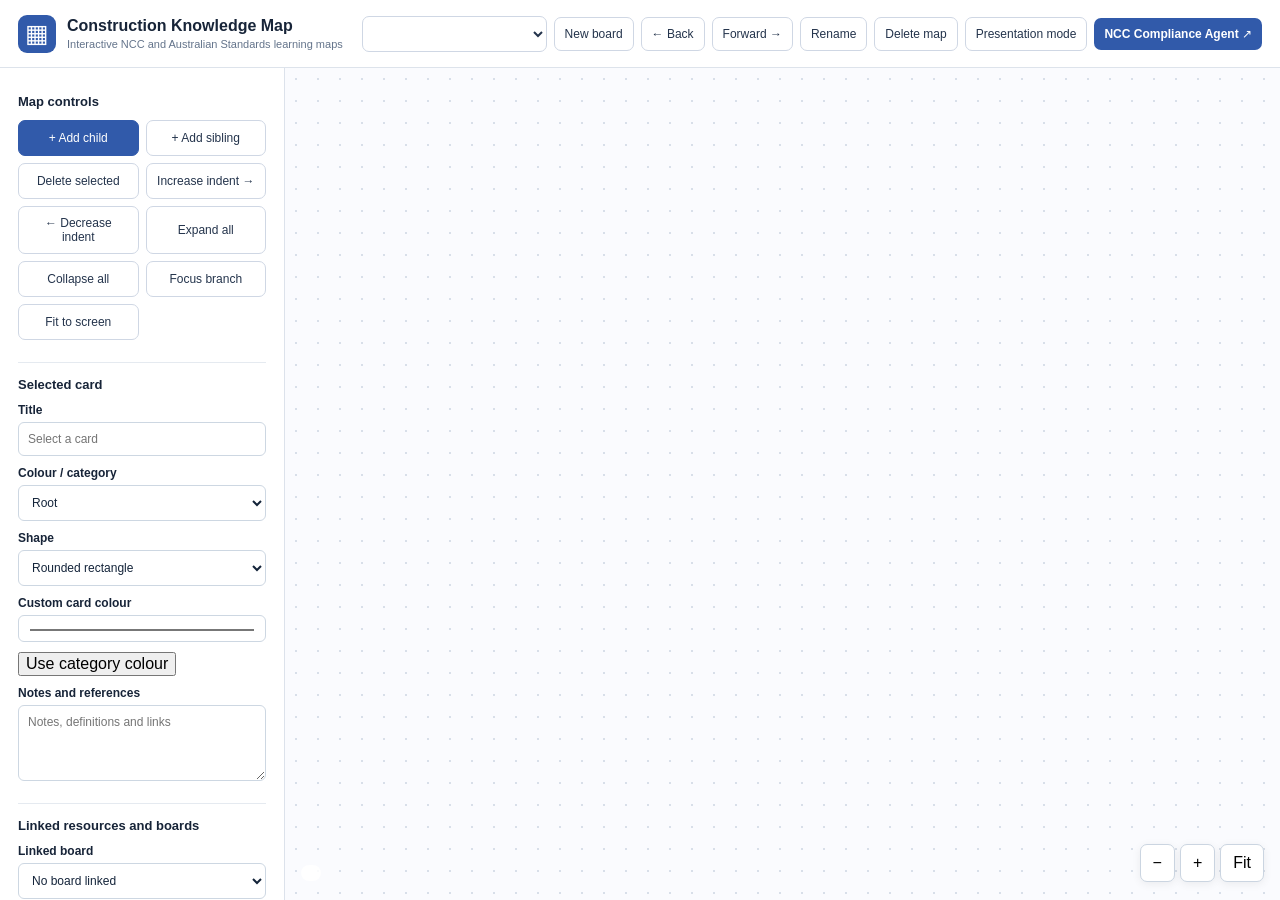
<file: index.html>
<!doctype html><html lang="en-AU"><head><meta charset="utf-8"><meta name="viewport" content="width=device-width, initial-scale=1"><title>Construction Knowledge Map</title><link rel="stylesheet" href="style.css"></head><body>
<header><div class="brand"><span class="brand-icon">▦</span><div><strong>Construction Knowledge Map</strong><small>Interactive NCC and Australian Standards learning maps</small></div></div><div class="toolbar"><select id="project" aria-label="Choose map"></select><button id="newMap">New board</button><button id="backBoard" disabled>← Back</button><button id="forwardBoard" disabled>Forward →</button><button id="renameMap">Rename</button><button id="deleteMap">Delete map</button><button id="present">Presentation mode</button><a class="compliance-link" href="compliance.html">NCC Compliance Agent ↗</a></div></header>
<div class="app"><aside id="sidebar"><h2>Map controls</h2><div class="tools"><button id="addChild" class="primary">+ Add child</button><button id="addSibling">+ Add sibling</button><button id="removeNode">Delete selected</button><button id="indentNode" title="Move selected shape one level to the right">Increase indent →</button><button id="outdentNode" title="Move selected shape one level to the left">← Decrease indent</button><button id="expandAll">Expand all</button><button id="collapseAll">Collapse all</button><button id="focusBranch">Focus branch</button><button id="fitView">Fit to screen</button></div><h2>Selected card</h2><label>Title<input id="nodeTitle" placeholder="Select a card"></label><label>Colour / category<select id="nodeType"><option value="root">Root</option><option value="stage">Construction stage</option><option value="element">Building element</option><option value="ncc">NCC provision</option><option value="standard">Australian Standard</option><option value="detail">Technical detail</option><option value="decision">Logic decision</option></select></label><label>Shape<select id="nodeShape"><option value="rounded">Rounded rectangle</option><option value="rectangle">Rectangle</option><option value="pill">Pill</option><option value="diamond">Diamond</option></select></label><label>Custom card colour<input type="color" id="nodeColour" value="#b5efcf"></label><button id="resetColour">Use category colour</button><label>Notes and references<textarea id="nodeNotes" rows="4" placeholder="Notes, definitions and links"></textarea></label><h2>Linked resources and boards</h2><label>Linked board<select id="linkedBoard"><option value="">No board linked</option></select></label><div class="tools"><button id="openLinkedBoard">Open linked board ↗</button><button id="createLinkedBoard">Create linked board</button></div><label>Resource URL<input type="url" id="resourceUrl" placeholder="https://..."></label><div class="tools"><button id="openResource">Open resource ↗</button><button id="clearImage">Remove picture</button></div><label>Picture or diagram (small files)<input type="file" id="nodeImageFile" accept="image/png,image/jpeg,image/webp,image/gif,image/svg+xml"></label><label>Or image URL<input id="nodeImageUrl" type="url" placeholder="https://..."></label><div class="tools"><button id="applyImageUrl">Set image URL</button><button id="viewImage">View picture</button></div><p class="help">Images uploaded from your computer save in browser storage. For large diagrams and multi-device access, use an image URL hosted in your GitHub repository.</p><div id="decisionBox" hidden><h2>Decision pathway</h2><label>Display<select id="decisionMode"><option value="all">All options</option><option value="one">Selected option only</option></select></label><label>Pathway<select id="decisionChoice"></select></label></div><p class="help">Click a card to edit it. The small +/− button hides or reveals all descendants. Logic decisions can show one pathway or all pathways.</p><h2>Save and export</h2><div class="tools"><button id="exportJson">Download map (.json)</button><button id="importJson">Import map (.json)</button><button id="exportSvg">Export diagram (.svg)</button><button id="resetDemo">Restore example map</button></div><input type="file" id="fileInput" accept=".json,application/json" hidden><p class="help">Changes save automatically in this browser only. Export JSON backups regularly. GitHub Pages itself does not provide cloud storage.</p></aside>
<main id="canvas" tabindex="0" aria-label="Interactive map canvas"><div id="scene"><svg id="edges" xmlns="http://www.w3.org/2000/svg"></svg><div id="cards"></div></div><div class="float-tools"><button id="zoomOut" aria-label="Zoom out">−</button><button id="zoomIn" aria-label="Zoom in">+</button><button id="fitFloat" aria-label="Fit map">Fit</button></div><div id="stats"></div></main></div>
<dialog id="imageViewer"><div class="image-dialog"><button id="closeImage">Close</button><img id="largeImage" alt="Linked construction image or diagram"></div></dialog><div id="toast" role="status" aria-live="polite"></div><script src="app.js"></script></body></html>
</file>
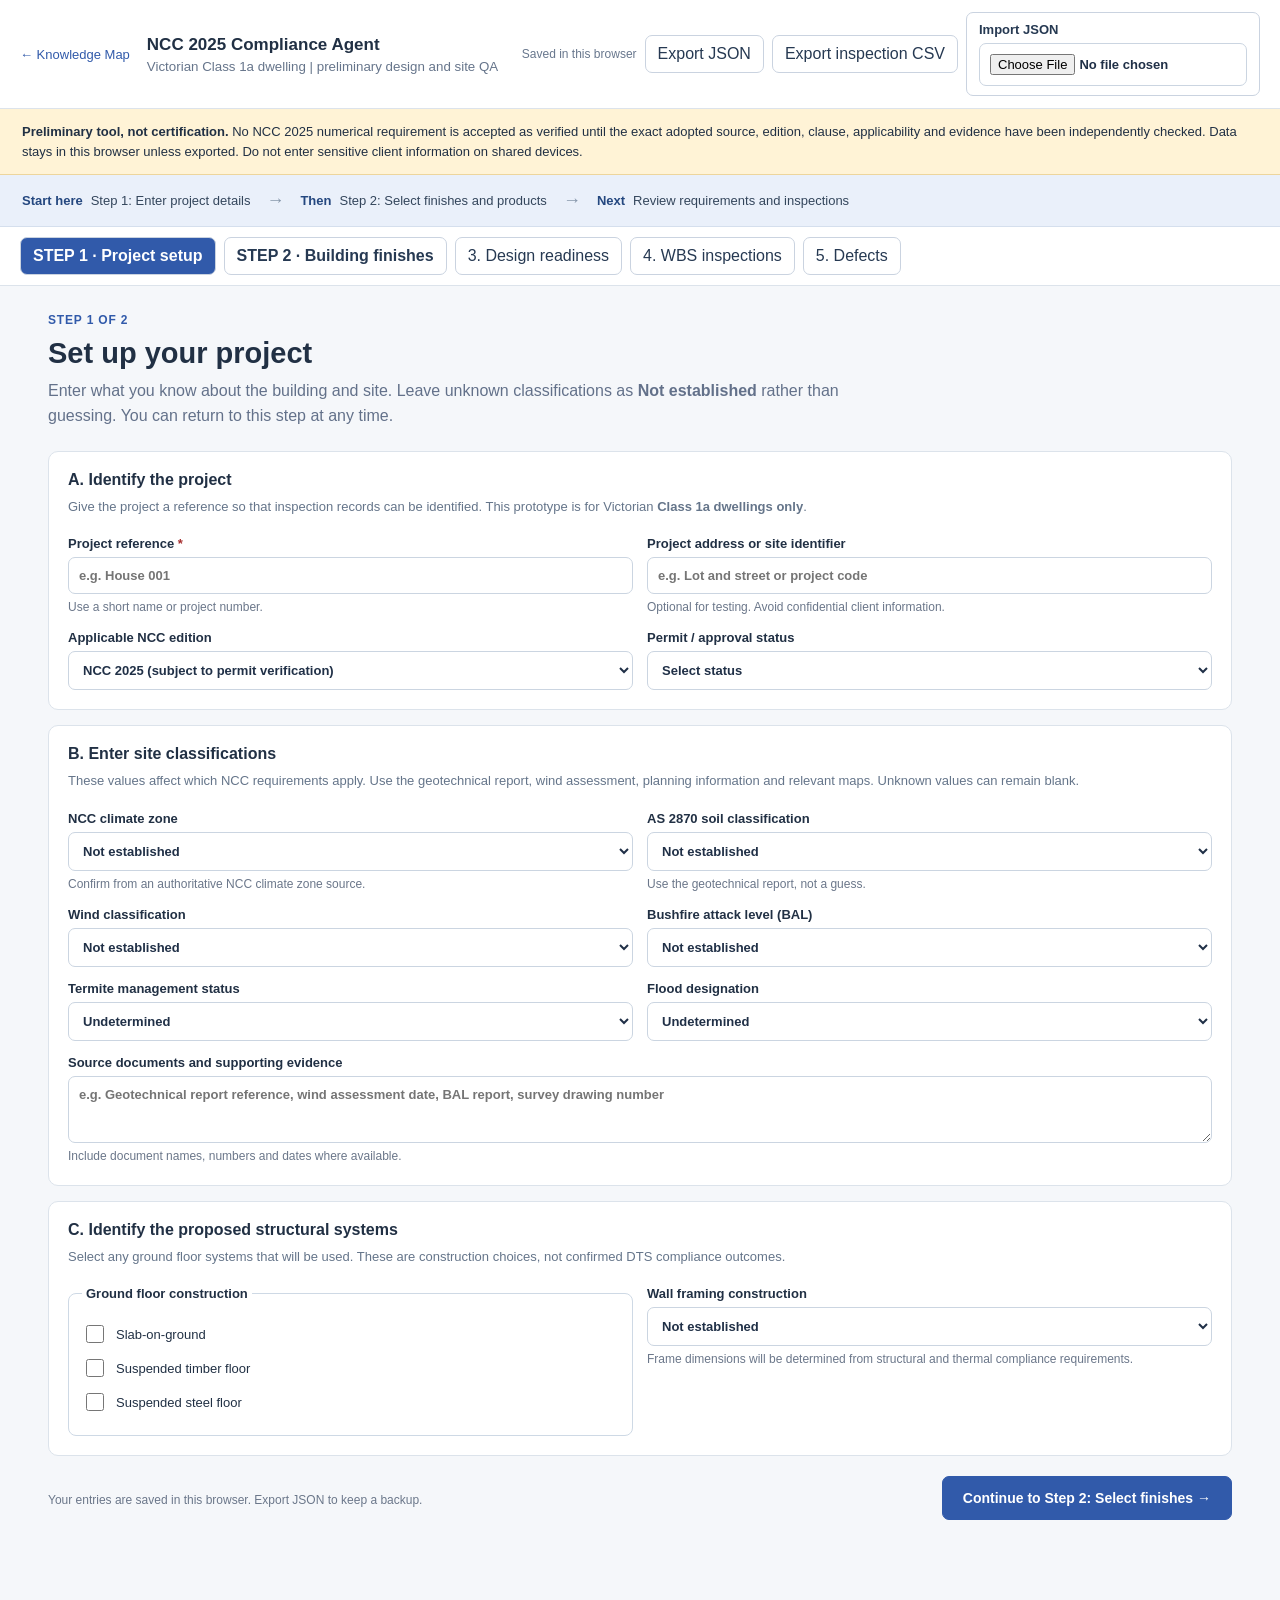
<file: compliance.html>
<!doctype html>
<html lang="en-AU">
<head>
<meta charset="utf-8"><meta name="viewport" content="width=device-width, initial-scale=1">
<title>NCC 2025 | Class 1a Compliance Agent</title>
<link rel="stylesheet" href="compliance.css">
</head>
<body>
<header class="topbar">
 <div class="brand"><a href="index.html" class="back">← Knowledge Map</a><div><strong>NCC 2025 Compliance Agent</strong><small>Victorian Class 1a dwelling | preliminary design and site QA</small></div></div>
 <div class="actions"><span id="saveState" class="muted">Local draft</span><button id="exportJson">Export JSON</button><button id="exportCsv">Export inspection CSV</button><label class="upload">Import JSON<input id="importJson" type="file" accept=".json,application/json" hidden></label></div>
</header>
<div class="banner" role="note"><strong>Preliminary tool, not certification.</strong> No NCC 2025 numerical requirement is accepted as verified until the exact adopted source, edition, clause, applicability and evidence have been independently checked. Data stays in this browser unless exported. Do not enter sensitive client information on shared devices.</div>
<div class="start-guide"><div><strong>Start here</strong><span>Step 1: Enter project details</span></div><span class="guide-arrow">→</span><div><strong>Then</strong><span>Step 2: Select finishes and products</span></div><span class="guide-arrow">→</span><div><strong>Next</strong><span>Review requirements and inspections</span></div></div>
<nav class="tabs" aria-label="Compliance modules">
<button type="button" data-tab="setup" aria-current="page">STEP 1 · Project setup</button>
<button type="button" data-tab="finishes">STEP 2 · Building finishes</button>
<button type="button" data-tab="readiness">3. Design readiness</button>
<button type="button" data-tab="inspection">4. WBS inspections</button>
<button type="button" data-tab="defects">5. Defects</button>
</nav>
<main class="wrap">
<section data-panel="setup">
<div class="step-heading"><span class="step-label">STEP 1 OF 2</span><h1>Set up your project</h1><p class="lead">Enter what you know about the building and site. Leave unknown classifications as <strong>Not established</strong> rather than guessing. You can return to this step at any time.</p></div>
<div class="panel">
<h2>A. Identify the project</h2>
<p class="section-hint">Give the project a reference so that inspection records can be identified. This prototype is for Victorian <strong>Class 1a dwellings only</strong>.</p>
<div class="grid two">
<label>Project reference <span class="required">*</span><input id="projectRef" placeholder="e.g. House 001" maxlength="80"><span class="field-help">Use a short name or project number.</span></label>
<label>Project address or site identifier<input id="projectAddress" placeholder="e.g. Lot and street or project code" maxlength="160"><span class="field-help">Optional for testing. Avoid confidential client information.</span></label>
<label>Applicable NCC edition<select id="nccEdition"><option value="NCC 2025">NCC 2025 (subject to permit verification)</option><option value="Review required">Edition requires review</option></select></label>
<label>Permit / approval status<select id="permitStatus"><option value="">Select status</option><option>Concept / no permit</option><option>Permit application</option><option>Permit issued</option><option>Existing approved project</option></select></label>
</div></div>
<div class="panel">
<h2>B. Enter site classifications</h2>
<p class="section-hint">These values affect which NCC requirements apply. Use the geotechnical report, wind assessment, planning information and relevant maps. Unknown values can remain blank.</p>
<div class="grid two">
<label>NCC climate zone<select id="climate"><option value="">Not established</option></select><span class="field-help">Confirm from an authoritative NCC climate zone source.</span></label>
<label>AS 2870 soil classification<select id="soil"><option value="">Not established</option></select><span class="field-help">Use the geotechnical report, not a guess.</span></label>
<label>Wind classification<select id="wind"><option value="">Not established</option></select></label>
<label>Bushfire attack level (BAL)<select id="bal"><option value="">Not established</option></select></label>
<label>Termite management status<select id="termite"><option value="">Undetermined</option><option value="required">Required / nominated</option><option value="not-required">Not required (verify basis)</option></select></label>
<label>Flood designation<select id="flood"><option value="">Undetermined</option><option value="yes">Designated flood hazard area</option><option value="no">Not designated (verify basis)</option></select></label>
<label class="wide">Source documents and supporting evidence<textarea id="siteEvidence" rows="3" placeholder="e.g. Geotechnical report reference, wind assessment date, BAL report, survey drawing number"></textarea><span class="field-help">Include document names, numbers and dates where available.</span></label>
</div></div>
<div class="panel">
<h2>C. Identify the proposed structural systems</h2>
<p class="section-hint">Select any ground floor systems that will be used. These are construction choices, not confirmed DTS compliance outcomes.</p>
<div class="grid two">
<fieldset id="floor" class="choice-set"><legend>Ground floor construction</legend>
<label><input type="checkbox" value="slab"> Slab-on-ground</label>
<label><input type="checkbox" value="suspended-timber"> Suspended timber floor</label>
<label><input type="checkbox" value="suspended-steel"> Suspended steel floor</label>
</fieldset>
<label>Wall framing construction<select id="wallFrame"><option value="">Not established</option><option value="timber">Timber frame</option><option value="steel">Steel frame</option><option value="masonry">Masonry wall</option><option value="mixed">Mixed systems</option></select><span class="field-help">Frame dimensions will be determined from structural and thermal compliance requirements.</span></label>
</div></div>
<div class="step-actions"><span class="field-help">Your entries are saved in this browser. Export JSON to keep a backup.</span><button id="goFinishes" type="button" class="primary large">Continue to Step 2: Select finishes →</button></div>
</section>
<section data-panel="finishes" hidden>
<div class="step-heading"><span class="step-label">STEP 2 OF 2</span><h1>Select building finishes and products</h1><p class="lead">Choose the finished materials first. The agent identifies the structural, insulation, support, fixing and weatherproofing details that must be resolved before design release.</p></div>
<div class="panel instructions"><h2>How to complete this step</h2>
<ol><li>Select the <strong>product category</strong> and <strong>system</strong>, such as brick masonry and brick veneer.</li><li>Choose a proposed <strong>size or thickness</strong>. Confirm the exact manufacturer dimensions before approval.</li><li>Enter the <strong>manufacturer, product name and installation manual link</strong>, if available.</li><li>Use <strong>Add another product</strong> for roofing, windows, flooring, waterproofing or another wall elevation.</li></ol>
<p class="field-help">You do not need to know all products now. Missing selections will appear in Step 3, Design Readiness, and prevent design release.</p></div>
<div id="finishCards" class="stack"></div>
<div class="step-actions"><button type="button" id="backSetup">← Back to Step 1</button><button type="button" id="addFinish" class="secondary">+ Add another product or zone</button><button type="button" id="goReadiness" class="primary large">Review design readiness →</button></div>
<div class="panel"><h2>How selections affect design</h2><p>A brick veneer selection triggers checks on cavity, wall ties, footing support and the wall envelope. Bulk insulation requires verification of installed thickness and whole-wall thermal performance before the stud width can be finalised. Manufacturer details and NCC provisions still need source verification.</p></div>
</section>
<section data-panel="readiness" hidden>
<h1>Backward design readiness</h1><p class="lead">Outstanding mandatory selections and source evidence prevent the design from being labelled ready for release.</p>
<div id="readinessSummary"></div><div id="readinessList" class="stack"></div>
</section>
<section data-panel="inspection" hidden>
<h1>Construction WBS and manual inspections</h1>
<p class="lead">Applicable is the first column. Required items are activated automatically, while conditional tasks depend on recorded site conditions and building systems. Expand a row to inspect and record defects.</p>
<div class="filterbar"><label>Construction stage<select id="stageFilter"><option value="">All stages</option></select></label><label>Search requirements<input id="searchWbs" placeholder="e.g. subfloor, wall, flashing"></label><label><input id="showInactive" type="checkbox"> Show excluded and unresolved</label></div>
<div class="scroll"><table class="register"><thead><tr><th>Applicable</th><th>WBS</th><th>Inspection requirement</th><th>Compliance / source status</th><th>Inspection outcome</th><th></th></tr></thead><tbody id="inspectionRows"></tbody></table></div>
<p class="help">Automatic applicability is not an indication of compliance. Pending source verification means no numeric result can be certified by the software.</p>
</section>
<section data-panel="defects" hidden>
<h1>Defects and rectification register</h1><p class="lead">Records retain the original finding, proposed corrective action, verification evidence and close-out history.</p>
<div id="defectList" class="stack"></div>
</section>
</main>
<template id="finishTemplate"><article class="panel finishCard">
<div class="between"><h2>Product selection</h2><button class="removeFinish danger" type="button">Remove</button></div>
<div class="grid two">
<label>Zone / location<input data-field="zone" placeholder="e.g. North elevation"></label>
<label>Product category<select data-field="category"></select></label>
<label>System / finish<select data-field="system"></select></label>
<label>Nominal dimension<select data-field="size"></select></label>
<label>Custom / confirmed dimension<input data-field="actualSize" placeholder="Actual product size and unit"></label>
<label>Manufacturer<input data-field="manufacturer" placeholder="Manufacturer name"></label>
<label>Product / model<input data-field="model" placeholder="Product identifier"></label>
<label>Installation manual / datasheet URL<input data-field="manualUrl" type="url" placeholder="https://manufacturer..."></label>
<label class="wide">Installation specification / design notes<textarea data-field="notes" rows="2" placeholder="Fixings, cavity, rebates, framing, membranes, junctions, design dependencies"></textarea></label>
</div>
<div class="dependency"></div>
</article></template>
<div id="notice" role="status" aria-live="polite"></div>
<script src="compliance.js"></script>
</body></html>
</file>
<file: style.css>
:root{font-family:Arial,Helvetica,sans-serif;color:#172438;background:#f6f8fb;font-synthesis:none}*{box-sizing:border-box}body{margin:0}button,input,textarea,select{font:inherit}button{cursor:pointer}header{height:68px;display:flex;align-items:center;justify-content:space-between;gap:14px;padding:12px 18px;background:#fff;border-bottom:1px solid #dde3eb}.brand{display:flex;align-items:center;gap:11px}.brand-icon{display:grid;place-items:center;background:#315aaa;color:white;width:38px;height:38px;border-radius:9px;font-size:25px}.brand strong{display:block;font-size:16px}.brand small{display:block;color:#64748b;font-size:11px;margin-top:3px}.toolbar{display:flex;gap:7px;flex-wrap:wrap;align-items:center}.toolbar select{min-width:185px}.toolbar button,.toolbar select,.tools button{border:1px solid #cfd7e4;border-radius:7px;background:#fff;color:#24344c;padding:9px 10px;font-size:12px}.toolbar button:hover,.tools button:hover{background:#edf3fa}.app{display:flex;height:calc(100dvh - 68px);min-height:530px}aside{width:285px;min-width:285px;overflow:auto;padding:18px;background:#fff;border-right:1px solid #dce2eb}aside h2{font-size:13px;margin:8px 0 11px}aside h2:not(:first-child){margin-top:22px;padding-top:14px;border-top:1px solid #e5eaf0}.tools{display:grid;grid-template-columns:1fr 1fr;gap:7px}.tools button{min-height:36px;text-align:center}.tools button.primary{background:#315aaa;border-color:#315aaa;color:white}aside label{font-size:12px;font-weight:600;display:block;margin:10px 0}aside input,aside textarea,aside select{display:block;margin-top:5px;padding:9px;border:1px solid #cdd7e2;border-radius:6px;width:100%;background:#fff;color:#14243a;font-weight:400;font-size:12px}aside textarea{resize:vertical}.help{font-size:11px;line-height:1.5;color:#64748b}#canvas{position:relative;flex:1;overflow:hidden;cursor:grab;touch-action:none;background-color:#fafbfe;background-image:radial-gradient(#d8dfe9 .8px,transparent .8px);background-size:22px 22px}#canvas.dragging{cursor:grabbing}#scene{position:absolute;left:0;top:0;width:1px;height:1px;transform-origin:0 0}#edges{position:absolute;left:0;top:0;overflow:visible;pointer-events:none}#cards{position:absolute;left:0;top:0}.map-node{position:absolute;width:182px;min-height:60px;border-radius:10px;display:flex;justify-content:center;align-items:center;padding:12px 20px 12px 12px;text-align:center;font-size:12px;font-weight:650;line-height:1.3;color:#172438;box-shadow:0 2px 6px #0d294515;border:1px solid #0e23301b;cursor:pointer;overflow-wrap:anywhere;user-select:none}.map-node:focus{outline:3px solid #7fb3ff;outline-offset:2px}.map-node.selected{outline:3px solid #172438;outline-offset:3px}.map-node.root,.map-node.detail{background:#305aa9;color:#fff}.map-node.stage{background:#ff9e4b;color:#32200b}.map-node.element{background:#b5efcf;color:#154a32}.map-node.ncc{background:#2ac45d;color:#07371b}.map-node.standard{background:#fff0ac;color:#57410b}.map-node.decision{background:#ffca27;color:#493500}.node-toggle{position:absolute;right:-11px;top:calc(50% - 12px);width:24px;height:24px;border-radius:50%;background:#fff;border:1px solid #92a0b2;display:grid;place-items:center;color:#24344c;font-weight:bold;cursor:pointer;padding:0;font-size:16px;z-index:3}.node-count{position:absolute;right:0;top:-12px;padding:2px 6px;background:#fff;color:#334155;border:1px solid #cbd5e1;border-radius:9px;font-size:10px}.float-tools{position:absolute;right:16px;bottom:18px;display:flex;gap:5px}.float-tools button{padding:9px 12px;border:1px solid #cbd5e1;background:#fff;border-radius:7px;box-shadow:0 2px 10px #0001}#stats{position:absolute;bottom:19px;left:16px;background:#ffffffdd;border-radius:8px;padding:8px 10px;color:#475569;font-size:11px}#toast{position:fixed;top:76px;right:16px;background:#20344d;color:white;padding:10px 14px;border-radius:7px;box-shadow:0 3px 12px #0002;opacity:0;pointer-events:none;transition:opacity .2s;max-width:340px;font-size:12px}#toast.show{opacity:1}body.presentation aside{display:none}body.presentation header{height:54px}body.presentation .app{height:calc(100dvh - 54px)}body.presentation header .toolbar button:not(#present),body.presentation header .toolbar select{display:none}@media(max-width:800px){header{height:auto;min-height:68px;flex-wrap:wrap}.app{height:calc(100dvh - 110px)}aside{width:220px;min-width:220px;padding:12px}.tools{grid-template-columns:1fr}.brand small{display:none}}@media(max-width:540px){.app{display:block;height:auto}aside{width:100%;height:auto;max-height:250px;border-right:0;border-bottom:1px solid #ddd}.tools{grid-template-columns:1fr 1fr}#canvas{height:calc(100dvh - 350px);min-height:330px}}

/* Version 1.3 interactive boards and resource nodes */
.map-node.shape-rectangle{border-radius:0}.map-node.shape-pill{border-radius:40px}.map-node.shape-diamond{clip-path:polygon(50% 0,100% 50%,50% 100%,0 50%);width:190px;min-height:92px;padding:25px 35px}.map-node:has(.node-thumbnail){flex-direction:column;gap:4px;min-height:90px}.node-thumbnail{display:block;max-width:120px;max-height:75px;object-fit:contain;border-radius:3px}.node-jump{position:absolute;left:-9px;top:-9px;border:1px solid #899db8;background:white;color:#20344d;border-radius:50%;width:25px;height:25px;z-index:4}.image-dialog{max-width:min(90vw,1000px);max-height:88vh;overflow:auto}.image-dialog img{max-width:100%;max-height:76vh;object-fit:contain;display:block;margin-top:12px}#imageViewer{border:1px solid #cbd5e1;border-radius:12px;padding:15px}#imageViewer::backdrop{background:#000a}

.compliance-link{display:inline-flex;align-items:center;padding:9px 10px;background:#315aaa;color:#fff;border-radius:7px;text-decoration:none;font-size:12px;font-weight:600}.compliance-link:hover{background:#234783}
</file>
<file: compliance.css>
:root{font-family:Arial,Helvetica,sans-serif;color:#213044;background:#f5f7fa}*{box-sizing:border-box}body{margin:0}button,input,select,textarea{font:inherit}button,.upload{cursor:pointer;background:#fff;border:1px solid #cad3e0;border-radius:7px;padding:9px 12px;color:#263952}button:hover,.upload:hover{background:#eaf0f7}button.primary{background:#315aaa;color:white;border-color:#315aaa}.topbar{background:#fff;border-bottom:1px solid #dce3eb;padding:12px 20px;display:flex;justify-content:space-between;align-items:center;gap:16px;flex-wrap:wrap}.brand{display:flex;align-items:center;gap:17px}.brand strong{display:block;font-size:17px}.brand small{display:block;margin-top:4px;color:#66758b}.back{color:#315aaa;text-decoration:none;font-size:13px}.actions{display:flex;gap:8px;align-items:center;flex-wrap:wrap}.muted,.help{color:#68778d;font-size:12px}.banner{padding:13px 22px;background:#fff3d6;border-bottom:1px solid #edd59c;font-size:13px;line-height:1.5}.tabs{display:flex;gap:8px;padding:10px 20px;background:#fff;border-bottom:1px solid #dce3eb;overflow:auto}.tabs button{white-space:nowrap}.tabs button[aria-current="page"]{background:#315aaa;color:#fff}.wrap{max-width:1220px;margin:24px auto;padding:0 18px 40px}h1{font-size:24px;margin:0 0 8px}h2{font-size:16px;margin:0 0 15px}.lead{color:#63718a;margin:0 0 22px;line-height:1.55}.panel{background:#fff;border:1px solid #dce3eb;border-radius:10px;padding:19px;margin-bottom:15px}.grid{display:grid;gap:14px}.two{grid-template-columns:repeat(2,minmax(0,1fr))}.wide{grid-column:1/-1}label{display:block;font-size:13px;font-weight:600}input:not([type=checkbox]),textarea,select{display:block;width:100%;background:white;border:1px solid #cbd5e1;border-radius:7px;padding:10px;margin-top:6px;color:#203047}textarea{resize:vertical}input[type=checkbox]{accent-color:#315aaa;width:18px;height:18px;vertical-align:middle}.stack{display:grid;gap:12px}.between{display:flex;justify-content:space-between;align-items:center;gap:10px}.danger{color:#9e2525}.dependency{background:#f1f5fa;border-radius:8px;padding:12px;margin-top:15px;font-size:13px;line-height:1.5}.dependency ul{margin:8px 0 0}.filterbar{display:flex;align-items:center;gap:12px;flex-wrap:wrap;margin-bottom:14px}.filterbar label{min-width:200px}.filterbar label:has(input[type=checkbox]){min-width:unset}.scroll{overflow-x:auto;background:#fff;border:1px solid #dce3eb;border-radius:9px}.register{width:100%;border-collapse:collapse;min-width:770px;font-size:13px}.register th{background:#eff3f8;text-align:left;padding:12px}.register td{padding:11px 12px;border-top:1px solid #e5eaf1;vertical-align:top}.register button{padding:6px 10px}.inspectionDetail{background:#f8fafd}.inspectionDetail .grid{padding:8px 0}.status{display:inline-block;padding:4px 7px;background:#e9edf3;border-radius:5px;font-size:12px}.status.warn{background:#fff0c5}.status.fail{background:#fbe0de}.status.pass{background:#d8f2e2}.check{display:flex;align-items:center;gap:5px;white-space:nowrap}.readinessItem{display:flex;align-items:start;gap:10px}.readinessItem .status{flex-shrink:0}.defect{border-left:4px solid #d19822}.audit{font-size:12px;color:#65748a}.btnrow{display:flex;gap:10px;flex-wrap:wrap}#notice{position:fixed;right:16px;bottom:16px;background:#243953;color:#fff;padding:11px 15px;border-radius:8px;display:none}#notice.show{display:block}@media(max-width:640px){.two{grid-template-columns:1fr}.topbar{align-items:stretch}.wrap{margin:14px auto}h1{font-size:20px}.tabs{padding:8px}.banner{padding:12px}}
/* Guided builder onboarding, Version 1.1 */
.start-guide{display:flex;align-items:center;gap:16px;padding:15px 22px;background:#eaf0fa;border-bottom:1px solid #d5dfed;flex-wrap:wrap}
.start-guide>div{display:flex;align-items:baseline;gap:8px;min-width:0}
.start-guide strong{color:#24477f;font-size:13px}.start-guide span{font-size:13px;color:#34465c}
.start-guide .guide-arrow{font-size:18px;color:#8797ab}
.step-heading{margin-bottom:22px}.step-heading .lead{max-width:850px}
.step-label{display:inline-block;font-size:12px;letter-spacing:.07em;color:#315aaa;font-weight:700;margin-bottom:10px}
.step-heading h1{font-size:29px;margin-bottom:9px}
.section-hint{color:#65758a;line-height:1.5;margin:0 0 20px;font-size:13px}
.panel h2{margin-bottom:8px}.panel .grid{margin-top:14px}
.required{color:#a52c2c}
.field-help{display:block;font-weight:400;font-size:12px;color:#6b778a;margin-top:5px;line-height:1.45}
.choice-set{border:1px solid #ced9e5;border-radius:8px;padding:11px 13px;margin:0;min-width:0}
.choice-set legend{font-weight:600;font-size:13px;padding:0 4px}
.choice-set label{display:flex;align-items:center;gap:9px;font-weight:400;margin:10px 0}
.choice-set input[type=checkbox]{flex:0 0 auto}
.step-actions{display:flex;justify-content:space-between;align-items:center;flex-wrap:wrap;gap:12px;margin:20px 0 24px}
button.large{padding:13px 20px;font-size:14px;font-weight:700}
button.secondary{color:#315aaa;border-color:#a9c2e6}
.instructions ol{padding-left:23px;margin:14px 0 10px;color:#34455b;line-height:1.75;font-size:14px}
.finishCard h2{margin:0}.finishCard{border-left:4px solid #315aaa}
.tabs button[data-tab=setup],.tabs button[data-tab=finishes]{font-weight:700}
@media(max-width:700px){.start-guide{gap:8px;padding:10px 14px}.start-guide .guide-arrow{display:none}.start-guide>div{width:100%}.step-heading h1{font-size:23px}.step-actions{align-items:stretch}.step-actions button{width:100%}.panel{padding:15px}}
</file>
